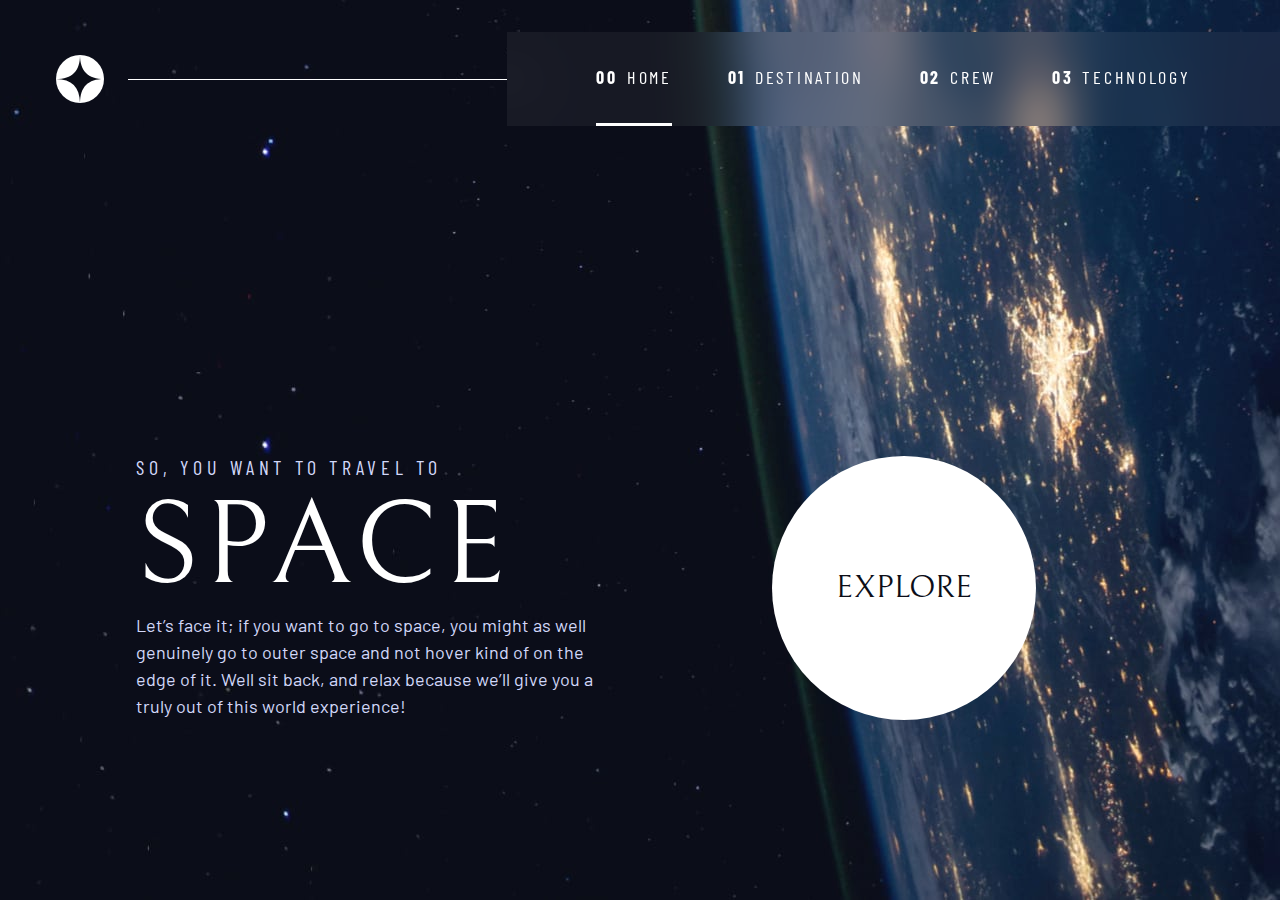
<file: index.html>
<!DOCTYPE html>
<html lang="en">

<head>
    <meta charset="UTF-8">
    <meta name="viewport" content="width=device-width, initial-scale=1.0">

    <link rel="stylesheet" href="css/style.min.css">

    <link rel="preconnect" href="https://fonts.googleapis.com">
    <link rel="preconnect" href="https://fonts.gstatic.com" crossorigin>
    <link
        href="https://fonts.googleapis.com/css2?family=Barlow+Condensed:wght@400;700&family=Bellefair&family=Barlow:wght@400;700&display=swap"
        rel="stylesheet">

    <link rel="icon" type="image/png" sizes="32x32" href="favicon-32x32.png">

    <title>Frontend Mentor | Space tourism website</title>
</head>

<body class="home">
    <a class="skip-to-content" href="#main">Skip to content</a>
    <header class="primary-header flex">
        <div>
            <img src="img/shared/logo.svg" alt="space tourism logo" class="logo">
        </div>
        <button class="mobile-nav-toggle" aria-controls="primary-navigation"><span class="sr-only"
                aria-expanded="false">Menu</span></button>
        <nav>
            <ul id="primary-navigation" data-visible="false" class="primary-navigation underline-indicators flex">
                <li class="active"><a class="ff-sans-cond uppercase text-white letter-spacing-2" href="index.html"><span
                            aria-hidden="true">00</span>Home</a>
                </li>
                <li><a class="ff-sans-cond uppercase text-white letter-spacing-2" href="pages/destination.html"><span
                            aria-hidden="true">01</span>Destination</a>
                </li>
                <li><a class="ff-sans-cond uppercase text-white letter-spacing-2" href="pages/crew.html"><span
                            aria-hidden="true">02</span>Crew</a>
                </li>
                <li><a class="ff-sans-cond uppercase text-white letter-spacing-2" href="pages/technology.html"><span
                            aria-hidden="true">03</span>Technology</a>
                </li>
            </ul>
        </nav>
    </header>

    <main id="main" class="grid-container grid-container--home">
        <div>
            <h1 class="text-accent fs-500 ff-sans-cond uppercase letter-spacing-1">So, you want to travel to
                <span class="d-block fs-900 ff-serif text-white">Space</span>
            </h1>
            <p>Let’s face it; if you want to go to space, you might as well genuinely go
                to
                outer space and not hover kind of on the edge of it. Well sit back, and relax
                because we’ll give you a truly out of this world experience!</p>
        </div>
        <div>
            <a href="pages/destination.html" class="large-button uppercase ff-serif text-dark bg-white">Explore</a>
        </div>
    </main>


    <script src="js/scripts.js"></script>

</body>

</html>
</file>
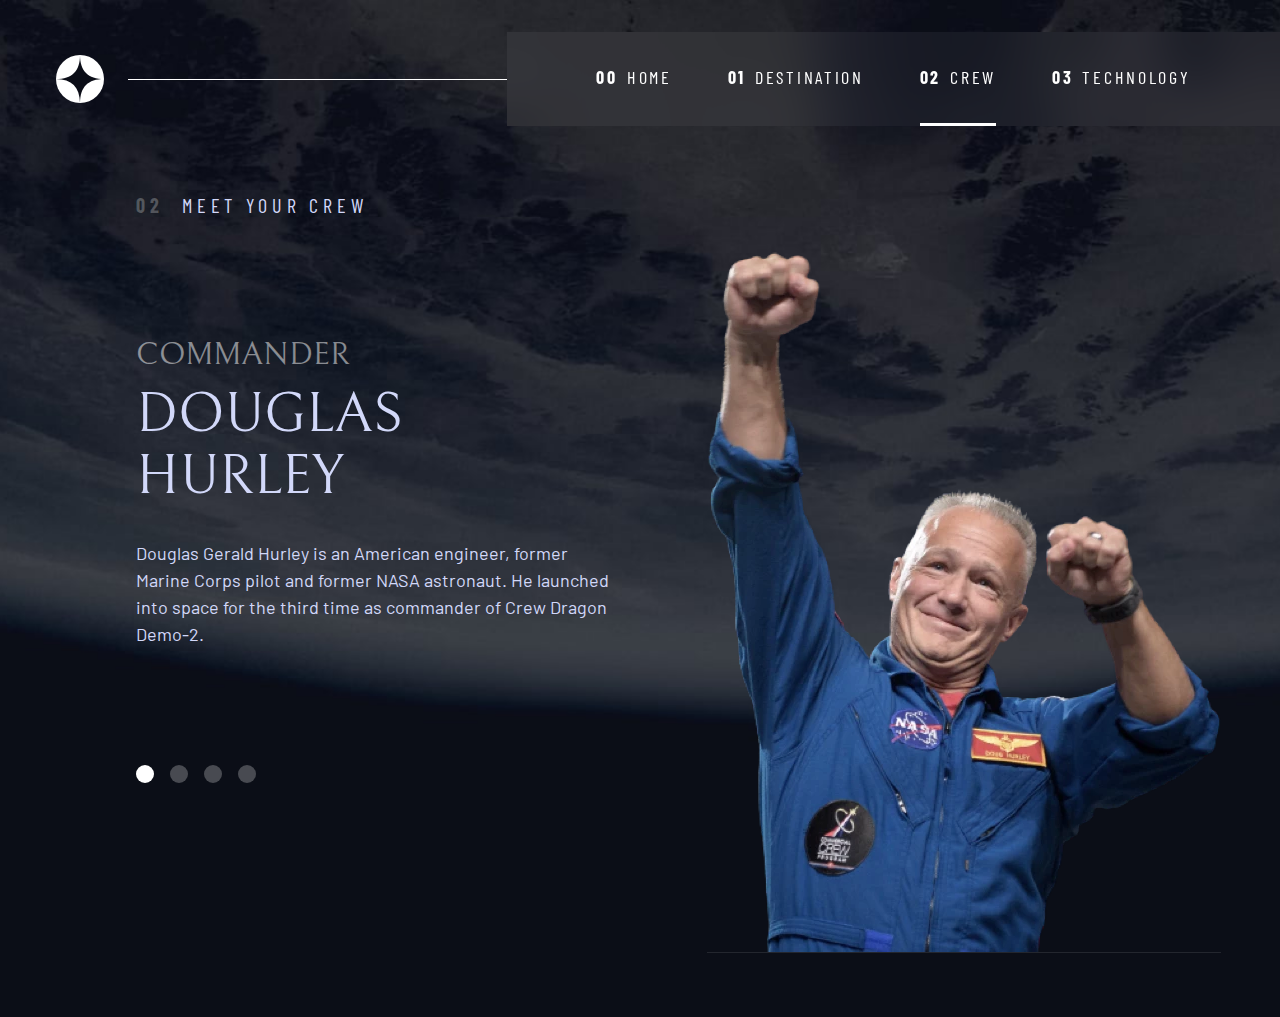
<file: pages/crew.html>
<!DOCTYPE html>
<html lang="en">

<head>
    <meta charset="UTF-8">
    <meta name="viewport" content="width=device-width, initial-scale=1.0">

    <link rel="stylesheet" href="../css/style.min.css">

    <link rel="preconnect" href="https://fonts.googleapis.com">
    <link rel="preconnect" href="https://fonts.gstatic.com" crossorigin>
    <link
        href="https://fonts.googleapis.com/css2?family=Barlow+Condensed:wght@400;700&family=Bellefair&family=Barlow:wght@400;700&display=swap"
        rel="stylesheet">

    <link rel="icon" type="image/png" sizes="32x32" href="../favicon-32x32.png">

    <title>Frontend Mentor | Space tourism website</title>
</head>

<body class="crew">
    <a class="skip-to-content" href="#main">Skip to content</a>
    <header class="primary-header flex">
        <div>
            <img src="../img/shared/logo.svg" alt="space tourism logo" class="logo">
        </div>
        <button class="mobile-nav-toggle" aria-controls="primary-navigation"><span class="sr-only"
                aria-expanded="false">Menu</span></button>
        <nav>
            <ul id="primary-navigation" data-visible="false" class="primary-navigation underline-indicators flex">
                <li><a class="ff-sans-cond uppercase text-white letter-spacing-2" href="../index.html"><span
                            aria-hidden="true">00</span>Home</a>
                <li><a class="ff-sans-cond uppercase text-white letter-spacing-2" href="destination.html"><span
                            aria-hidden="true">01</span>Destination</a>
                <li class="active"><a class="ff-sans-cond uppercase text-white letter-spacing-2" href="crew.html"><span
                            aria-hidden="true">02</span>Crew</a>
                <li><a class="ff-sans-cond uppercase text-white letter-spacing-2" href="technology.html"><span
                            aria-hidden="true">03</span>Technology</a>
            </ul>
        </nav>
    </header>

    <main id="main" class="grid-container grid-container--crew flow">
        <h1 class="numbered-title"><span aria-hidden="true">02</span> Meet your crew</h1>

        <div class="dot-indicators flex" role="tablist" aria-label="crew member list">
            <button aria-selected="true" aria-controls="commander-tab" role="tab" data-image="commander-image"
                tabindex="0"><span class="sr-only">The commander</span></button>
            <button aria-selected="false" aria-controls="mission-tab" role="tab" data-image="mission-image"
                tabindex="-1"><span class="sr-only">The mission specialist</span></button>
            <button aria-selected="false" aria-controls="pilot-tab" role="tab" data-image="pilot-image"
                tabindex="-1"><span class="sr-only">The pilot</span></button>
            <button aria-selected="false" aria-controls="crew-tab" role="tab" data-image="crew-image"
                tabindex="-1"><span class="sr-only">The crew engineer</span></button>
        </div>

        <!-- COMMANDER -->

        <article class="crew-details flow" id="commander-tab" role="tabpanel" tabindex="0">
            <header class="flow flow--space-small">
                <h2 class="fs-600 ff-serif uppercase">Commander</h2>
                <p class="fs-700 uppercase ff-serif">Douglas Hurley</p>
            </header>
            <p>Douglas Gerald Hurley is an American engineer, former Marine Corps pilot
                and former NASA astronaut. He launched into space for the third time as
                commander of Crew Dragon Demo-2.</p>
        </article>

        <!-- MISSION SPECIALIST -->

        <article hidden class="crew-details flow" id="mission-tab" role="tabpanel" tabindex="0">
            <header class="flow flow--space-small">
                <h2 class="fs-600 ff-serif uppercase">Mission Specialist</h2>
                <p class="fs-700 uppercase ff-serif">Mark SHuttleworth</p>
            </header>
            <p>Mark Richard Shuttleworth is the founder and CEO of Canonical, the company behind
                the Linux-based Ubuntu operating system. Shuttleworth became the first South
                African to travel to space as a space tourist.</p>
        </article>

        <!-- PILOT -->

        <article hidden class="crew-details flow" id="pilot-tab" role="tabpanel" tabindex="0">
            <header class="flow flow--space-small">
                <h2 class="fs-600 ff-serif uppercase">Pilot</h2>
                <p class="fs-700 uppercase ff-serif">Victor Glover</p>
            </header>
            <p>Pilot on the first operational flight of the SpaceX Crew Dragon to the
                International Space Station. Glover is a commander in the U.S. Navy where
                he pilots an F/A-18.He was a crew member of Expedition 64, and served as a
                station systems flight engineer.</p>
        </article>

        <!-- ENGINEER -->

        <article hidden class="crew-details flow" id="crew-tab" role="tabpanel" tabindex="0">
            <header class="flow flow--space-small">
                <h2 class="fs-600 ff-serif uppercase">Flight Engineer</h2>
                <p class="fs-700 uppercase ff-serif">Anousheh Ansari</p>
            </header>
            <p>Anousheh Ansari is an Iranian American engineer and co-founder of Prodea Systems.
                Ansari was the fourth self-funded space tourist, the first self-funded woman to
                fly to the ISS, and the first Iranian in space.</p>
        </article>

        <picture id="commander-image">
            <source srcset="../img/crew/image-douglas-hurley.webp" type="image/webp">
            <img src="../img/crew/image-douglas-hurley.png" alt="Douglas Hurley">
        </picture>
        <picture hidden id="mission-image">
            <source srcset="../img/crew/image-mark-shuttleworth.webp" type="image/webp">
            <img src="../img/crew/image-mark-shuttleworth.png" alt="Mark Shuttleworth">
        </picture>
        <picture hidden id="pilot-image">
            <source srcset="../img/crew/image-victor-glover.webp" type="image/webp">
            <img src="../img/crew/image-victor-glover.png" alt="Victor Glover">
        </picture>
        <picture hidden id="crew-image">
            <source srcset="../img/crew/image-anousheh-ansari.webp" type="image/webp">
            <img src="../img/crew/image-anousheh-ansari.png" alt="Anousheh Ansari">
        </picture>

    </main>

    <script src="../js/scripts.js"></script>
</body>

</html>
</file>
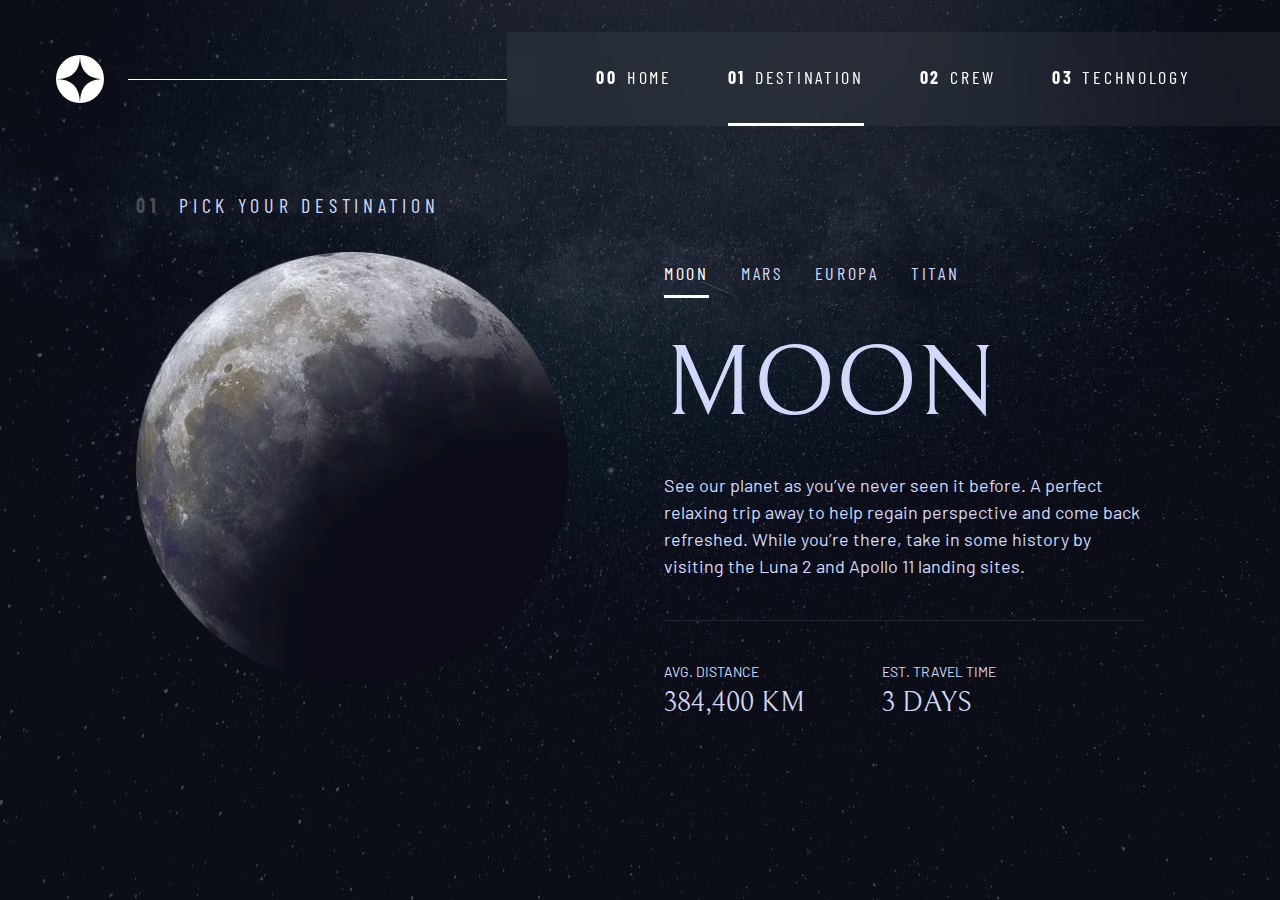
<file: pages/destination.html>
<!DOCTYPE html>
<html lang="en">

<head>
    <meta charset="UTF-8">
    <meta name="viewport" content="width=device-width, initial-scale=1.0">

    <link rel="stylesheet" href="../css/style.min.css">

    <link rel="preconnect" href="https://fonts.googleapis.com">
    <link rel="preconnect" href="https://fonts.gstatic.com" crossorigin>
    <link
        href="https://fonts.googleapis.com/css2?family=Barlow+Condensed:wght@400;700&family=Bellefair&family=Barlow:wght@400;700&display=swap"
        rel="stylesheet">

    <link rel="icon" type="image/png" sizes="32x32" href="../favicon-32x32.png">

    <title>Frontend Mentor | Space tourism website</title>
</head>

<body class="destination">
    <a class="skip-to-content" href="#main">Skip to content</a>
    <header class="primary-header flex">
        <div>
            <img src="../img/shared/logo.svg" alt="space tourism logo" class="logo">
        </div>
        <button class="mobile-nav-toggle" aria-controls="primary-navigation"><span class="sr-only"
                aria-expanded="false">Menu</span></button>
        <nav>
            <ul id="primary-navigation" data-visible="false" class="primary-navigation underline-indicators flex">
                <li><a class="ff-sans-cond uppercase text-white letter-spacing-2" href="../index.html"><span
                            aria-hidden="true">00</span>Home</a>
                </li>
                <li class="active"><a class="ff-sans-cond uppercase text-white letter-spacing-2"
                        href="destination.html"><span aria-hidden="true">01</span>Destination</a>
                </li>
                <li><a class="ff-sans-cond uppercase text-white letter-spacing-2" href="crew.html"><span
                            aria-hidden="true">02</span>Crew</a>
                </li>
                <li><a class="ff-sans-cond uppercase text-white letter-spacing-2" href="technology.html"><span
                            aria-hidden="true">03</span>Technology</a>
                </li>
            </ul>
        </nav>
    </header>



    <main id="main" class="grid-container grid-container--destination flow">

        <h1 class="numbered-title"><span aria-hidden="true">01</span> Pick your destination</h1>

        <picture id="moon-image">
            <source srcset="../img/destination/image-moon.webp" type="image/webp">
            <img src="../img/destination/image-moon.png" alt="the moon">
        </picture>
        <picture hidden id="mars-image">
            <source srcset="../img/destination/image-mars.webp" type="image/webp">
            <img src="../img/destination/image-mars.png" alt="the planet mars">
        </picture>
        <picture hidden id="europa-image">
            <source srcset="../img/destination/image-europa.webp" type="image/webp">
            <img src="../img/destination/image-europa.png" alt="the planet europa">
        </picture>
        <picture hidden id="titan-image">
            <source srcset="../img/destination/image-titan.webp" type="image/webp">
            <img src="../img/destination/image-titan.png" alt="the planet titan">
        </picture>

        <div class="tab-list underline-indicators flex" role="tablist" aria-label="destination list">
            <button aria-selected="true" role="tab" aria-controls="moon-tab"
                class="uppercase ff-sans-cond text-accent letter-spacing-2" tabindex="0"
                data-image="moon-image">Moon</button>
            <button aria-selected="false" role="tab" aria-controls="mars-tab"
                class="uppercase ff-sans-cond text-accent letter-spacing-2" tabindex="-1"
                data-image="mars-image">Mars</button>
            <button aria-selected="false" role="tab" aria-controls="europa-tab"
                class="uppercase ff-sans-cond text-accent letter-spacing-2" tabindex="-1"
                data-image="europa-image">Europa</button>
            <button aria-selected="false" role="tab" aria-controls="titan-tab"
                class="uppercase ff-sans-cond text-accent letter-spacing-2" tabindex="-1"
                data-image="titan-image">Titan</button>
        </div>

        <!-- THE MOON -->

        <article class="destination-info flow" id="moon-tab" tabindex="0" role="tabpanel">
            <h2 class=" fs-800 uppercase ff-serif">Moon</h2>

            <p>See our planet as you’ve never seen it before. A perfect relaxing trip away to help
                regain perspective and come back refreshed. While you’re there, take in some history
                by visiting the Luna 2 and Apollo 11 landing sites.</p>

            <div class="destination-meta flex">
                <div>
                    <h3 class="text-accent fs-200 uppercase">Avg. distance</h3>
                    <p class="ff-serif uppercase">384,400 km</p>
                </div>
                <div>
                    <h3 class="text-accent fs-200 uppercase">Est. travel time</h3>
                    <p class="ff-serif uppercase">3 days</p>
                </div>
            </div>
        </article>

        <!-- MARS -->

        <article hidden class="destination-info flow" id="mars-tab" tabindex="0" role="tabpanel">
            <h2 class="fs-800 uppercase ff-serif">Mars</h2>

            <p>Don’t forget to pack your hiking boots. You’ll need them to tackle Olympus Mons,
                the tallest planetary mountain in our solar system. It’s two and a half times
                the size of Everest!</p>

            <div class="destination-meta flex">
                <div>
                    <h3 class="text-accent fs-200 uppercase">Avg. distance</h3>
                    <p class="ff-serif uppercase">225 mil. km</p>
                </div>
                <div>
                    <h3 class="text-accent fs-200 uppercase">Est. travel time</h3>
                    <p class="ff-serif uppercase">9 months</p>
                </div>
            </div>
        </article>

        <!-- EUROPA -->

        <article hidden class="destination-info flow" id="europa-tab" tabindex="0" role="tabpanel">
            <h2 class="fs-800 uppercase ff-serif">Europa</h2>

            <p>The smallest of the four Galilean moons orbiting Jupiter, Europa is a
                winter lover’s dream. With an icy surface, it’s perfect for a bit of
                ice skating, curling, hockey, or simple relaxation in your snug
                wintery cabin.</p>
            <div class="destination-meta flex">
                <div>
                    <h3 class="text-accent fs-200 uppercase">Avg. distance</h3>
                    <p class="ff-serif uppercase">628 mil. km</p>
                </div>
                <div>
                    <h3 class="text-accent fs-200 uppercase">Est. travel time</h3>
                    <p class="ff-serif uppercase">3 yearss</p>
                </div>
            </div>
        </article>

        <!-- TITAN -->

        <article hidden class="destination-info flow" id="titan-tab" tabindex="0" role="tabpanel">
            <h2 class="fs-800 uppercase ff-serif">Titan</h2>

            <p>The only moon known to have a dense atmosphere other than Earth, Titan
                is a home away from home (just a few hundred degrees colder!). As a
                bonus, you get striking views of the Rings of Saturn.</p>

            <div class="destination-meta flex">
                <div>
                    <h3 class="text-accent fs-200 uppercase">Avg. distance</h3>
                    <p class="ff-serif uppercase">1.6 bil. km</p>
                </div>
                <div>
                    <h3 class="text-accent fs-200 uppercase">Est. travel time</h3>
                    <p class="ff-serif uppercase">7 years</p>
                </div>
            </div>
        </article>

    </main>

    <script src="../js/scripts.js"></script>

</body>

</html>
</file>
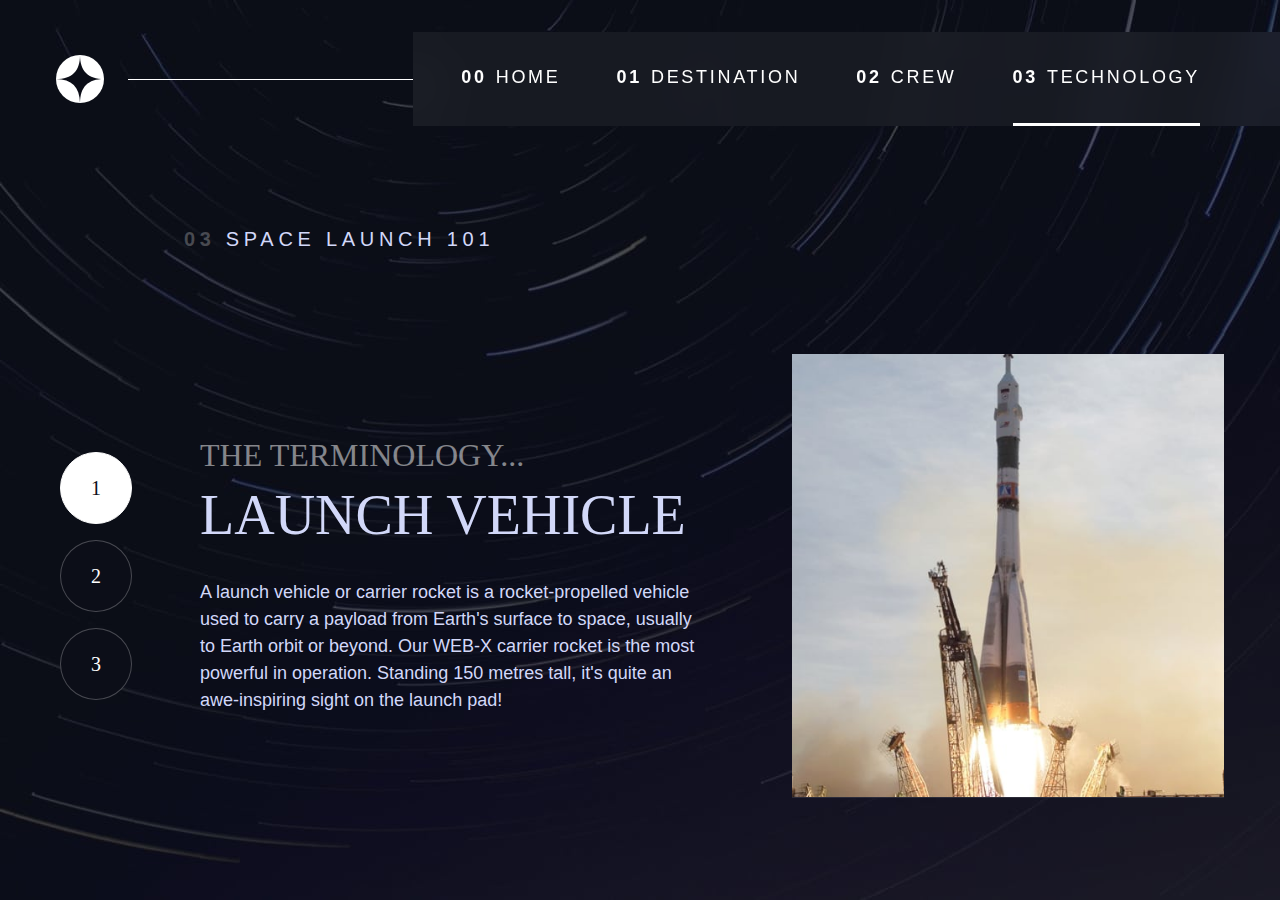
<file: pages/technology.html>
<!DOCTYPE html>
<html lang="en">

<head>
    <meta charset="UTF-8">
    <meta name="viewport" content="width=device-width, initial-scale=1.0">

    <link rel="stylesheet" href="../css/style.min.css">

    <link rel="icon" type="image/png" sizes="32x32" href="./assets/favicon-32x32.png">

    <title>Frontend Mentor | Space tourism website</title>
</head>

<body class="technology">

    <a class="skip-to-content" href="#main">Skip to content</a>
    <header class="primary-header flex">
        <div>
            <img src="../img/shared/logo.svg" alt="space tourism logo" class="logo">
        </div>
        <button class="mobile-nav-toggle" aria-controls="primary-navigation"><span class="sr-only"
                aria-expanded="false">Menu</span></button>
        <nav>
            <ul id="primary-navigation" data-visible="false"
                class="primary-navigation primary-navigation--technology underline-indicators flex">
                <li><a class="ff-sans-cond uppercase text-white letter-spacing-2" href="../index.html"><span
                            aria-hidden="true">00</span>Home</a>
                <li><a class="ff-sans-cond uppercase text-white letter-spacing-2" href="destination.html"><span
                            aria-hidden="true">01</span>Destination</a>
                <li><a class="ff-sans-cond uppercase text-white letter-spacing-2" href="crew.html"><span
                            aria-hidden="true">02</span>Crew</a>
                <li class="active"><a class="ff-sans-cond uppercase text-white letter-spacing-2"
                        href="technology.html"><span aria-hidden="true">03</span>Technology</a>
            </ul>
        </nav>
    </header>

    <main id="main" class="grid-container grid-container--technology flow">
        <h1 class="numbered-title"><span aria-hidden="true">03</span>Space launch 101</h1>

        <div class="number-indicators flex ff-serif fs-500" role="tablist" aria-label="crew member list">
            <button aria-selected="true" aria-controls="launch-tab" role="tab" data-image="launch-image"
                tabindex="0">1</button>
            <button aria-selected="false" aria-controls="spaceport-tab" role="tab" data-image="spaceport-image"
                tabindex="-1">2</button>
            <button aria-selected="false" aria-controls="spacecapsule-tab" role="tab" data-image="spacecapsule-image"
                tabindex="-1">3</button>
        </div>

        <!-- LAUNCH VEHICLE -->

        <article class="technology-details flow" id="launch-tab" role="tabpanel" tabindex="0">
            <header class="flow flow--space-small">
                <h2 class="fs-600 ff-serif uppercase">The terminology...</h2>
                <p class="fs-700 uppercase ff-serif">Launch vehicle</p>
            </header>
            <p>A launch vehicle or carrier rocket is a rocket-propelled vehicle used to carry a
                payload from Earth's surface to space, usually to Earth orbit or beyond. Our
                WEB-X carrier rocket is the most powerful in operation. Standing 150 metres tall,
                it's quite an awe-inspiring sight on the launch pad!</p>
        </article>

        <!-- SPACEPORT -->

        <article hidden class="technology-details flow" id="spaceport-tab" role="tabpanel" tabindex="0">
            <header class="flow flow--space-small">
                <h2 class="fs-600 ff-serif uppercase">The terminology...</h2>
                <p class="fs-700 uppercase ff-serif">Spaceport</p>
            </header>
            <p>A spaceport or cosmodrome is a site for launching (or receiving) spacecraft,
                by analogy to the seaport for ships or airport for aircraft. Based in the
                famous Cape Canaveral, our spaceport is ideally situated to take advantage
                of the Earth’s rotation for launch.</p>
        </article>

        <!-- SPACE CAPSULE -->

        <article hidden class="technology-details flow" id="spacecapsule-tab" role="tabpanel" tabindex="0">
            <header class="flow flow--space-small">
                <h2 class="fs-600 ff-serif uppercase">The terminology...</h2>
                <p class="fs-700 uppercase ff-serif">Space capsule</p>
            </header>
            <p>A space capsule is an often-crewed spacecraft that uses a blunt-body reentry
                capsule to reenter the Earth's atmosphere without wings. Our capsule is where
                you'll spend your time during the flight. It includes a space gym, cinema,
                and plenty of other activities to keep you entertained.</p>
        </article>

        <picture id="launch-image">
            <source srcset="../img/technology/image-launch-vehicle-portrait.jpg" media="(min-width: 45em)">
            <img src="../img/technology/image-launch-vehicle-landscape.jpg" alt="Launch Vehicle image">
        </picture>
        <picture hidden id="spaceport-image">
            <source srcset="../img/technology/image-spaceport-portrait.jpg" media="(min-width: 45em)">
            <img src="../img/technology/image-spaceport-landscape.jpg" alt="Spaceport image">
        </picture>
        <picture hidden id="spacecapsule-image">
            <source srcset="../img/technology/image-space-capsule-portrait.jpg" media="(min-width: 45em)">
            <img src="../img/technology/image-space-capsule-landscape.jpg" alt="Space Capsule image">
        </picture>

    </main>

    <script src="../js/scripts.js"></script>

</body>

</html>
</file>
<file: css/style.min.css>
:root{--clr-dark: 230 35% 7%;--clr-light: 231 77% 90%;--clr-white: 0 0% 100%;--fs-900: clamp(5rem, 8vw + 1rem, 9.375rem);--fs-800: 3.5rem;--fs-700: 1.5rem;--fs-600: 1rem;--fs-500: 1rem;--fs-400: 0.9375rem;--fs-300: 1rem;--fs-200: 0.875rem;--ff-serif: "Bellefair", serif;--ff-sans-cond: "Barlow Condensed", sans-serif;--ff-sans-normal: "Barlow", sans-serif}@media(min-width: 35em){:root{--fs-800: 5rem;--fs-700: 2.5rem;--fs-600: 1.5rem;--fs-500: 1.25rem;--fs-400: 1rem}}@media(min-width: 45em){:root{--fs-800: 6.25rem;--fs-700: 3.5rem;--fs-600: 2rem;--fs-400: 1.125rem}}*,*::before,*::after{margin:0;padding:0;-webkit-box-sizing:inherit;box-sizing:inherit}html{-webkit-box-sizing:border-box;box-sizing:border-box}h1,h2,h3,h4,h5,h6,p{font-weight:400}body{font-family:var(--ff-sans-normal);font-size:var(--fs-400);color:hsl(var(--clr-light));background-color:hsl(var(--clr-dark));line-height:1.5;min-height:100vh;display:grid;grid-template-rows:-webkit-min-content 1fr;grid-template-rows:min-content 1fr;overflow-x:hidden}img,picture{max-width:100%;display:block}[hidden]{display:none !important}input,button,textarea,select{font:inherit}@media(prefers-reduced-motion: reduce){*,*::before,*::after{-webkit-animation-duration:.01ms !important;animation-duration:.01ms !important;-webkit-animation-iteration-count:1 !important;animation-iteration-count:1 !important;-webkit-transition-duration:.01ms !important;transition-duration:.01ms !important;scroll-behavior:auto !important}}.flex{display:-webkit-box;display:-ms-flexbox;display:flex;gap:var(--gap, 1rem)}.grid{display:grid;gap:var(--gap, 1rem)}.d-block{display:block}.flow>*+*{margin-top:var(--flow-space, 1rem)}.flow--space-small{--flow-space: 0.75rem}.container{padding:0 2rem;margin:0 auto;max-width:80rem}.sr-only{position:absolute;width:1px;height:1px;padding:0;margin:-1px;overflow:hidden;clip:rect(0, 0, 0, 0);white-space:nowrap;border:0}.skip-to-content{position:absolute;z-index:9999;background:hsl(var(--clr-white));color:hsl(var(--clr-dark));padding:.5em 1em;margin:0 auto;-webkit-transform:translateY(-100%);transform:translateY(-100%);-webkit-transition:-webkit-transform 250ms ease-in;transition:-webkit-transform 250ms ease-in;transition:transform 250ms ease-in;transition:transform 250ms ease-in, -webkit-transform 250ms ease-in}.skip-to-content:focus{-webkit-transform:translateY(0);transform:translateY(0)}.bg-dark{background-color:hsl(var(--clr-dark))}.bg-accent{background-color:hsl(var(--clr-light))}.bg-white{background-color:hsl(var(--clr-white))}.text-dark{color:hsl(var(--clr-dark))}.text-accent{color:hsl(var(--clr-light))}.text-white{color:hsl(var(--clr-white))}.ff-serif{font-family:var(--ff-serif)}.ff-sans-cond{font-family:var(--ff-sans-cond)}.ff-sans-normal{font-family:var(--ff-sans-normal)}.letter-spacing-1{letter-spacing:4.75px}.letter-spacing-2{letter-spacing:2.7px}.letter-spacing-3{letter-spacing:2.35px}.uppercase{text-transform:uppercase}.fs-900{font-size:var(--fs-900)}.fs-800{font-size:var(--fs-800)}.fs-700{font-size:var(--fs-700)}.fs-600{font-size:var(--fs-600)}.fs-500{font-size:var(--fs-500)}.fs-400{font-size:var(--fs-400)}.fs-300{font-size:var(--fs-300)}.fs-200{font-size:var(--fs-200)}.fs-900,.fs-800,.fs-700,.fs-600{line-height:1.1}.large-button{font-size:2rem;position:relative;z-index:1;display:inline-grid;place-items:center;padding:0 2em;border-radius:50%;aspect-ratio:1;text-decoration:none}.large-button::after{content:"";position:absolute;z-index:-1;width:100%;height:100%;background:hsl(var(--clr-white)/0.1);border-radius:50%;opacity:0;-webkit-transition:opacity 500ms linear,-webkit-transform 750ms ease-in-out;transition:opacity 500ms linear,-webkit-transform 750ms ease-in-out;transition:opacity 500ms linear,transform 750ms ease-in-out;transition:opacity 500ms linear,transform 750ms ease-in-out,-webkit-transform 750ms ease-in-out}.large-button:hover::after,.large-button:focus::after{opacity:1;-webkit-transform:scale(1.5);transform:scale(1.5)}.logo{margin:1.5rem clamp(1.5rem, 5vw, 3.5rem)}.primary-header{-webkit-box-pack:justify;-ms-flex-pack:justify;justify-content:space-between;-webkit-box-align:center;-ms-flex-align:center;align-items:center}.primary-navigation{--gap: clamp(1.5rem, 5vw, 3.5rem);--underline-gap: 2rem;list-style:none;padding:0;margin:0;background:hsl(var(--clr-dark)/0.95)}.primary-navigation a{text-decoration:none}.primary-navigation a>span{font-weight:700;margin-right:.5em}@supports((-webkit-backdrop-filter: blur(1.5rem)) or (backdrop-filter: blur(1.5rem))){.primary-navigation{background:hsl(var(--clr-white)/0.05);-webkit-backdrop-filter:blur(1.5rem);backdrop-filter:blur(1.5rem)}}.mobile-nav-toggle{display:none}@media(max-width: 35rem){.primary-navigation{--underline-gap: 0.5rem;position:fixed;z-index:1000;inset:0 0 0 30%;list-style:none;padding:min(20rem, 15vh) 2rem;margin:0;-webkit-box-orient:vertical;-webkit-box-direction:normal;-ms-flex-direction:column;flex-direction:column;-webkit-transform:translateX(100%);transform:translateX(100%);-webkit-transition:-webkit-transform 500ms ease-in-out;transition:-webkit-transform 500ms ease-in-out;transition:transform 500ms ease-in-out;transition:transform 500ms ease-in-out, -webkit-transform 500ms ease-in-out}.primary-navigation[data-visible=true]{-webkit-transform:translateX(0);transform:translateX(0)}.primary-navigation.underline-indicators>.active{border:0}.mobile-nav-toggle{display:block;position:absolute;z-index:2000;right:1rem;top:2rem;background:transparent;background-image:url(../img/shared/icon-hamburger.svg);background-repeat:no-repeat;background-position:center;width:1.5rem;aspect-ratio:1;border:0}.mobile-nav-toggle[aria-expanded=true]{background-image:url(../img/shared/icon-close.svg)}.mobile-nav-toggle:focus-visible{outline:5px solid #fff;outline-offset:5px}}@media(min-width: 35em){.primary-navigation{padding:0 clamp(3rem, 7vw, 7rem)}.primary-navigation--technology{padding:0 5rem 0 3rem}}@media(min-width: 35em)and (max-width: 44.999em){.primary-navigation a>span{display:none}}@media(min-width: 45em){.primary-header::after{content:"";display:block;position:relative;height:1px;width:100%;margin-right:-2.5rem;background:hsl(var(--clr-white));-webkit-box-ordinal-group:2;-ms-flex-order:1;order:1}nav{-webkit-box-ordinal-group:3;-ms-flex-order:2;order:2}.primary-navigation{margin-block:2rem}}.underline-indicators>*{cursor:pointer;padding:var(--underline-gap, 0.5rem) 0;border:0;border-bottom:.2rem solid hsl(var(--clr-white)/0);background-color:transparent}.underline-indicators>*:hover,.underline-indicators>*:focus{border-color:hsl(var(--clr-white)/0.5)}.underline-indicators>.active,.underline-indicators>[aria-selected=true]{color:hsl(var(--clr-white)/1);border-color:hsl(var(--clr-white)/1)}.tab-list{--gap: 2rem}.dot-indicators>*{cursor:pointer;border:0;border-radius:50%;padding:.5em;background-color:hsl(var(--clr-white)/0.25)}.dot-indicators>*:hover,.dot-indicators>*:focus{background-color:hsl(var(--clr-white)/0.5)}.dot-indicators>[aria-selected=true]{background-color:hsl(var(--clr-white)/1)}.number-indicators>*{cursor:pointer;border:1px solid hsl(var(--clr-white)/0.25);border-radius:50%;width:3.5rem;height:3.5rem;color:hsl(var(--clr-white));background-color:hsl(var(--clr-dark))}.number-indicators>*:hover,.number-indicators>*:focus{border:1px solid hsl(var(--clr-white))}.number-indicators>[aria-selected=true]{border:1px solid hsl(var(--clr-white));color:hsl(var(--clr-dark));background-color:hsl(var(--clr-white)/1)}@media(min-width: 45em){.number-indicators>*{width:4.5rem;height:4.5rem}}.numbered-title{font-family:var(--ff-sans-cond);font-size:var(--fs-500);text-transform:uppercase;letter-spacing:4.72px}.numbered-title span{margin-right:.5em;font-weight:700;color:hsl(var(--clr-white)/0.25)}body{background-size:cover;background-position:bottom center}.home{background-image:url(../img/home/background-home-mobile.jpg)}@media(min-width: 35em){.home{background-position:center center;background-image:url(../img/home/background-home-tablet.jpg)}}@media(min-width: 45em){.home{background-image:url(../img/home/background-home-desktop.jpg)}}.destination{background-image:url(../img/destination/background-destination-mobile.jpg)}@media(min-width: 35rem){.destination{background-position:center center;background-image:url(../img/destination/background-destination-tablet.jpg)}}@media(min-width: 45rem){.destination{background-image:url(../img/destination/background-destination-desktop.jpg)}}.crew{background-image:url(../img/crew/background-crew-mobile.jpg)}@media(min-width: 35rem){.crew{background-position:center center;background-image:url(../img/crew/background-crew-tablet.jpg)}}@media(min-width: 45rem){.crew{background-image:url(../img/crew/background-crew-desktop.jpg)}}.technology{background-image:url(../img/technology/background-technology-mobile.jpg)}@media(min-width: 35rem){.technology{background-position:center center;background-image:url(../img/technology/background-technology-tablet.jpg)}}@media(min-width: 45rem){.technology{background-image:url(../img/technology/background-technology-desktop.jpg)}}.grid-container--crew{--flow-space: 2rem;grid-template-areas:"title" "image" "tabs" "content"}.grid-container--crew picture{grid-area:image;max-width:60%;border-bottom:1px solid hsl(var(--clr-white)/0.1)}.grid-container--crew>.dot-indicators{grid-area:tabs}.grid-container--crew>.crew-details{grid-area:content}.crew-details h2{color:hsl(var(--clr-white)/0.5)}@media(min-width: 35em){.numbered-title{justify-self:start;margin-top:2rem}.destination-meta{-webkit-box-orient:horizontal;-webkit-box-direction:normal;-ms-flex-direction:row;flex-direction:row;-webkit-box-pack:space-evenly;-ms-flex-pack:space-evenly;justify-content:space-evenly}.grid-container--crew{padding-bottom:0;grid-template-areas:"title" "content" "tabs" "image"}}@media(min-width: 45em){.grid-container{text-align:left;-webkit-column-gap:var(--container-gap, 2rem);-moz-column-gap:var(--container-gap, 2rem);column-gap:var(--container-gap, 2rem);grid-template-columns:minmax(1rem, 1fr) repeat(2, minmax(0, 30rem)) minmax(1rem, 1fr)}.grid-container--home{padding-bottom:max(6rem, 20vh);-webkit-box-align:end;-ms-flex-align:end;align-items:end}.grid-container--home>*:first-child{grid-column:2}.grid-container--home>*:last-child{grid-column:3}.grid-container--destination{justify-items:start;-ms-flex-line-pack:start;align-content:start;grid-template-areas:". title title ." ". image tabs ." ". image content ."}.grid-container--destination>picture{max-width:90%}.destination-meta{--gap: min(6vw, 6rem);-webkit-box-pack:start;-ms-flex-pack:start;justify-content:start}.grid-container--crew{grid-template-columns:minmax(1rem, 1fr) minmax(0, 37rem) minmax(0, 23rem) minmax(1rem, 1fr);justify-items:start;grid-template-areas:". title title ." ". content image ." ". tabs image ."}.grid-container--crew>.dot-indicators{justify-self:start;-ms-flex-item-align:start;align-self:start}.grid-container--crew>picture{grid-column:span 2;align-self:end;max-width:90%}}.grid-container{display:grid;text-align:center;place-items:center;padding:0 1rem;padding-bottom:4rem}.grid-container p:not([class]){max-width:50ch}.numbered-title{grid-area:title}.grid-container--destination{--flow-space: 2rem;grid-template-areas:"title" "image" "tabs" "content"}.grid-container--destination picture{grid-area:image;max-width:60%;align-self:start}.grid-container--destination>.tab-list{grid-area:tabs}.grid-container--destination>.destination-info{grid-area:content}.destination-meta{-webkit-box-orient:vertical;-webkit-box-direction:normal;-ms-flex-direction:column;flex-direction:column;border-top:1px solid hsl(var(--clr-white)/0.1);padding-top:2.5rem;margin-top:2.5rem}.destination-meta p{font-size:1.75rem}@media(min-width: 35em){.numbered-title{justify-self:start;margin-top:2rem}.destination-meta{-webkit-box-orient:horizontal;-webkit-box-direction:normal;-ms-flex-direction:row;flex-direction:row;-webkit-box-pack:space-evenly;-ms-flex-pack:space-evenly;justify-content:space-evenly}}@media(min-width: 45em){.grid-container{text-align:left;-webkit-column-gap:var(--container-gap, 2rem);-moz-column-gap:var(--container-gap, 2rem);column-gap:var(--container-gap, 2rem);grid-template-columns:minmax(1rem, 1fr) repeat(2, minmax(0, 40rem)) minmax(1rem, 1fr)}.grid-container--home{padding-bottom:max(6rem, 20vh);-webkit-box-align:end;-ms-flex-align:end;align-items:end}.grid-container--home>*:first-child{grid-column:2}.grid-container-->*:last-child{grid-column:3}.grid-container--destination{justify-items:start;-ms-flex-line-pack:start;align-content:start;grid-template-areas:". title title ." ". image tabs ." ". image content ."}.grid-container--destination picture{max-width:90%}.destination-meta{--gap: min(6vw, 6rem);-webkit-box-pack:start;-ms-flex-pack:start;justify-content:start}}.grid-container--technology{--flow-space: 2rem;padding:0;grid-template-areas:"title" "image" "tabs" "content"}.grid-container--technology picture{grid-area:image;max-width:100%;border-bottom:1px solid hsl(var(--clr-white)/0.1)}.grid-container--technology>.number-indicators{grid-area:tabs}.technology-details{padding:0 1rem}.grid-container--technology>.technology-details{grid-area:content}.technology-details h2{color:hsl(var(--clr-white)/0.5)}@media(min-width: 35em){.numbered-title{justify-self:start;margin-top:2rem}.destination-meta{-webkit-box-orient:horizontal;-webkit-box-direction:normal;-ms-flex-direction:row;flex-direction:row;-webkit-box-pack:space-evenly;-ms-flex-pack:space-evenly;justify-content:space-evenly}.grid-container--technology{padding-bottom:0;grid-template-areas:"title" "content" "tabs" "image"}}@media(min-width: 45em){.grid-container{text-align:left;-webkit-column-gap:var(--container-gap, 3rem);-moz-column-gap:var(--container-gap, 3rem);column-gap:var(--container-gap, 3rem);grid-template-columns:minmax(1rem, 1fr) repeat(2, minmax(0, 30rem)) minmax(1rem, 1fr)}.grid-container--home{padding-bottom:max(6rem, 20vh);-webkit-box-align:end;-ms-flex-align:end;align-items:end}.grid-container--home>*:first-child{grid-column:2}.grid-container--home>*:last-child{grid-column:3}.grid-container--destination{justify-items:start;-ms-flex-line-pack:start;align-content:start;grid-template-areas:". title title ." ". image tabs ." ". image content ."}.grid-container--destination>picture{max-width:90%}.destination-meta{--gap: min(6vw, 6rem);-webkit-box-pack:start;-ms-flex-pack:start;justify-content:start}.grid-container--technology{padding:0 clamp(1.5rem, 5vw, 3.5rem);grid-template-columns:minmax(5rem, 1fr) minmax(0, 37rem) minmax(0, 23rem) minmax(1rem, 1fr);justify-items:start;grid-template-areas:". title title ." "tabs content image image" ". . . ."}.grid-container--technology>.number-indicators{-webkit-box-orient:vertical;-webkit-box-direction:normal;-ms-flex-direction:column;flex-direction:column;justify-self:center}.grid-container--technology>picture{grid-column:3/-1;max-width:100%}}
</file>
